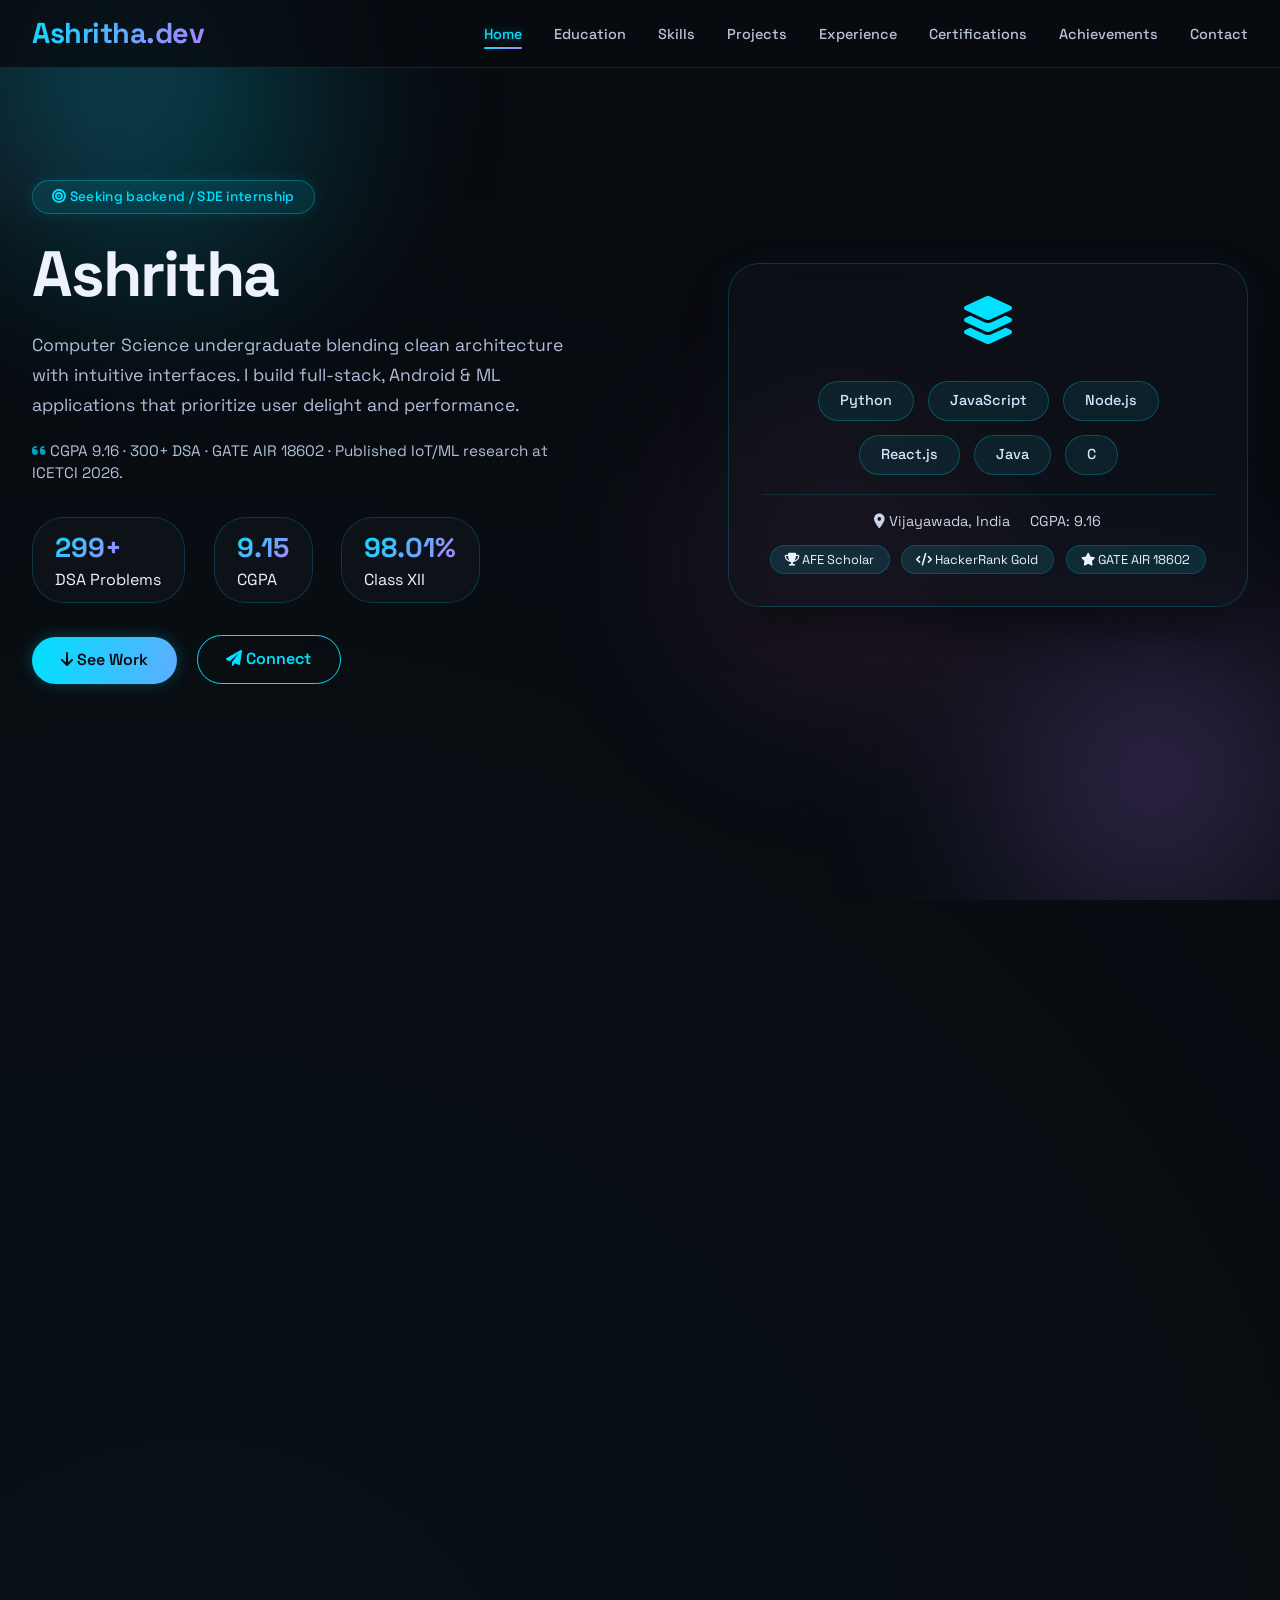
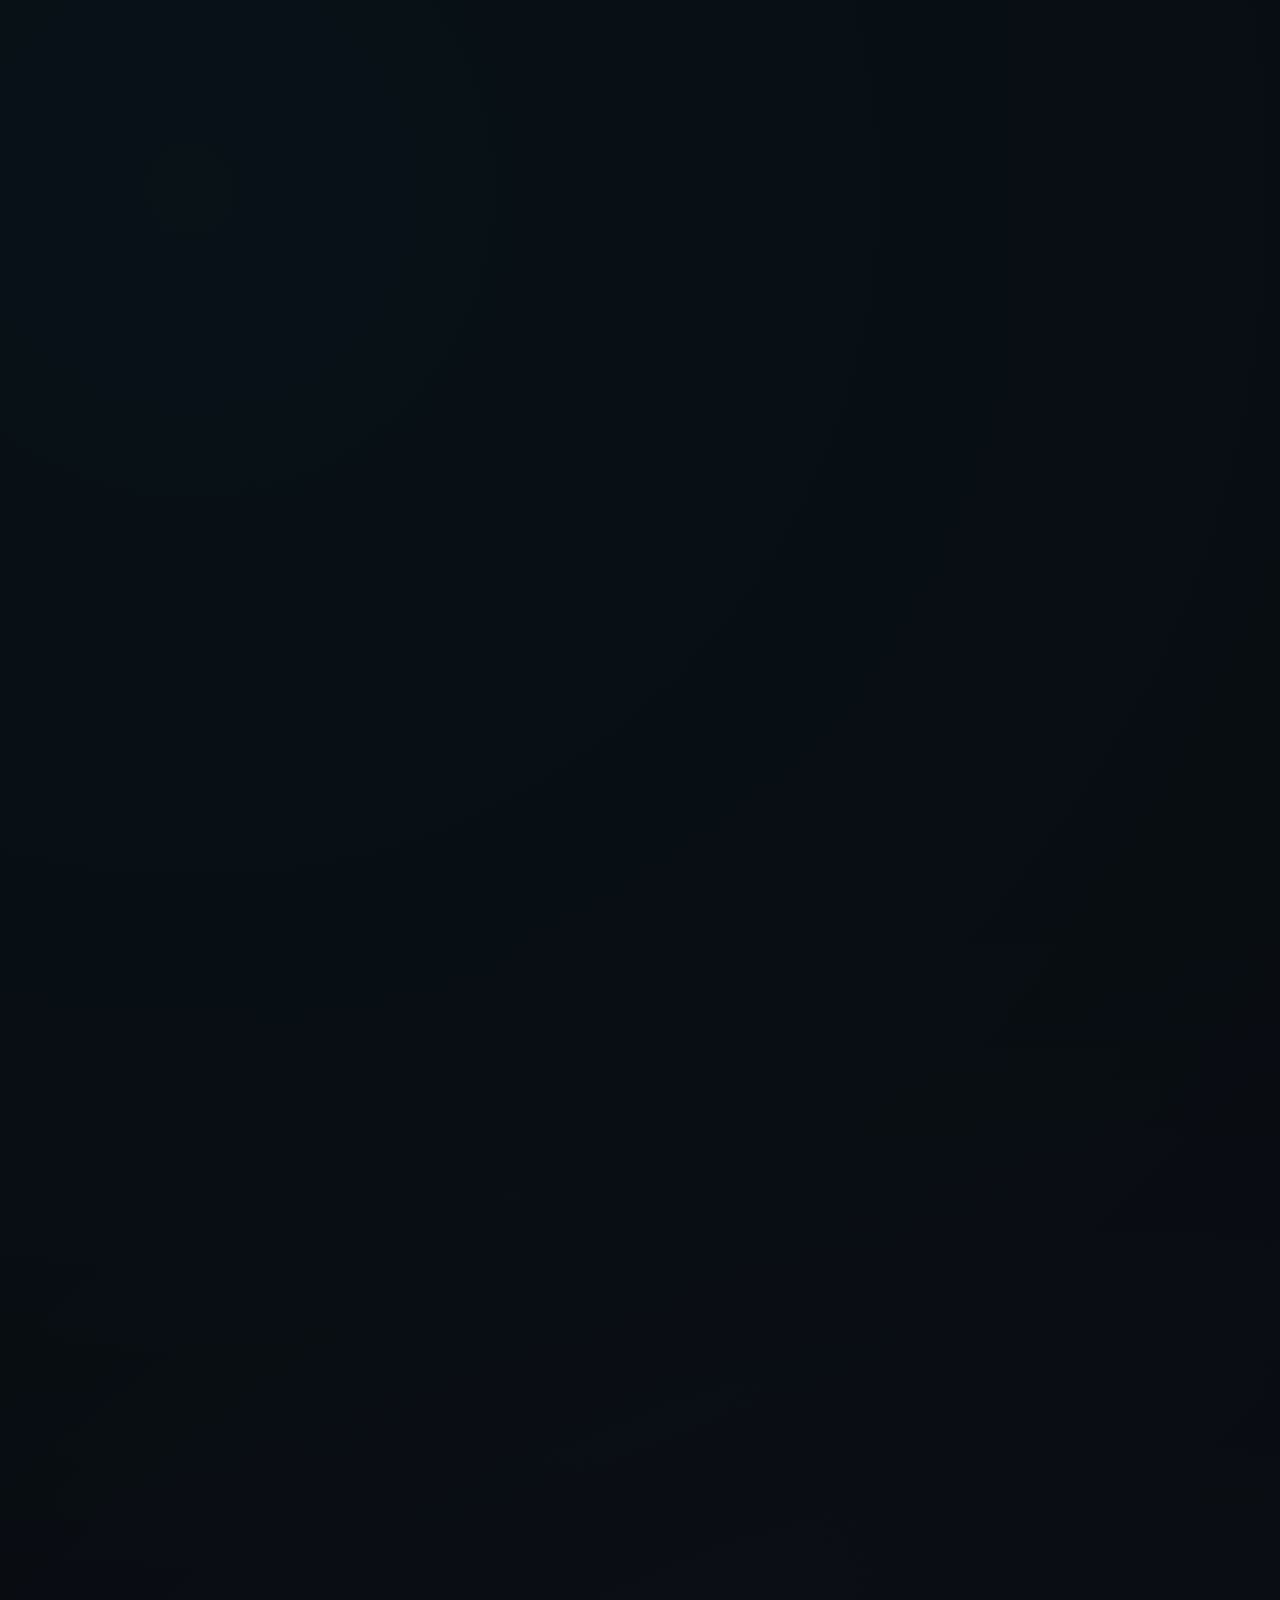
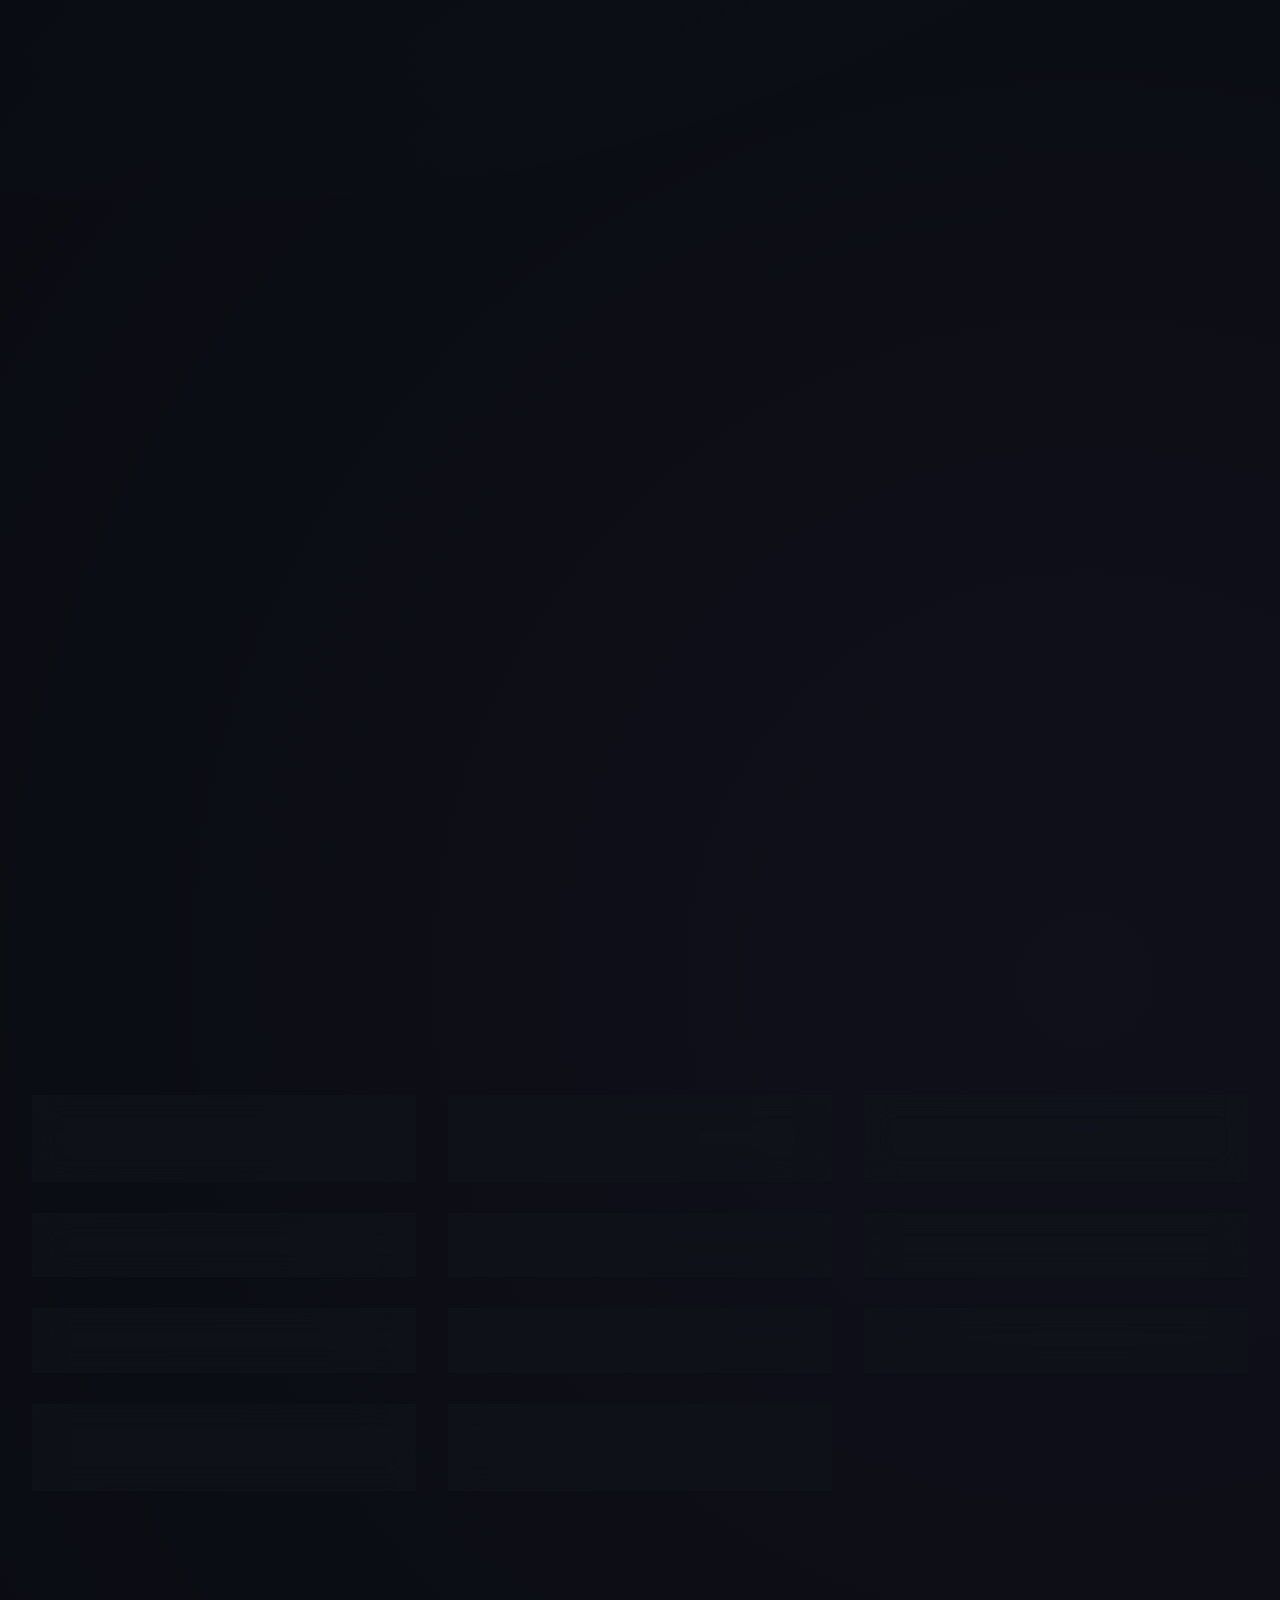
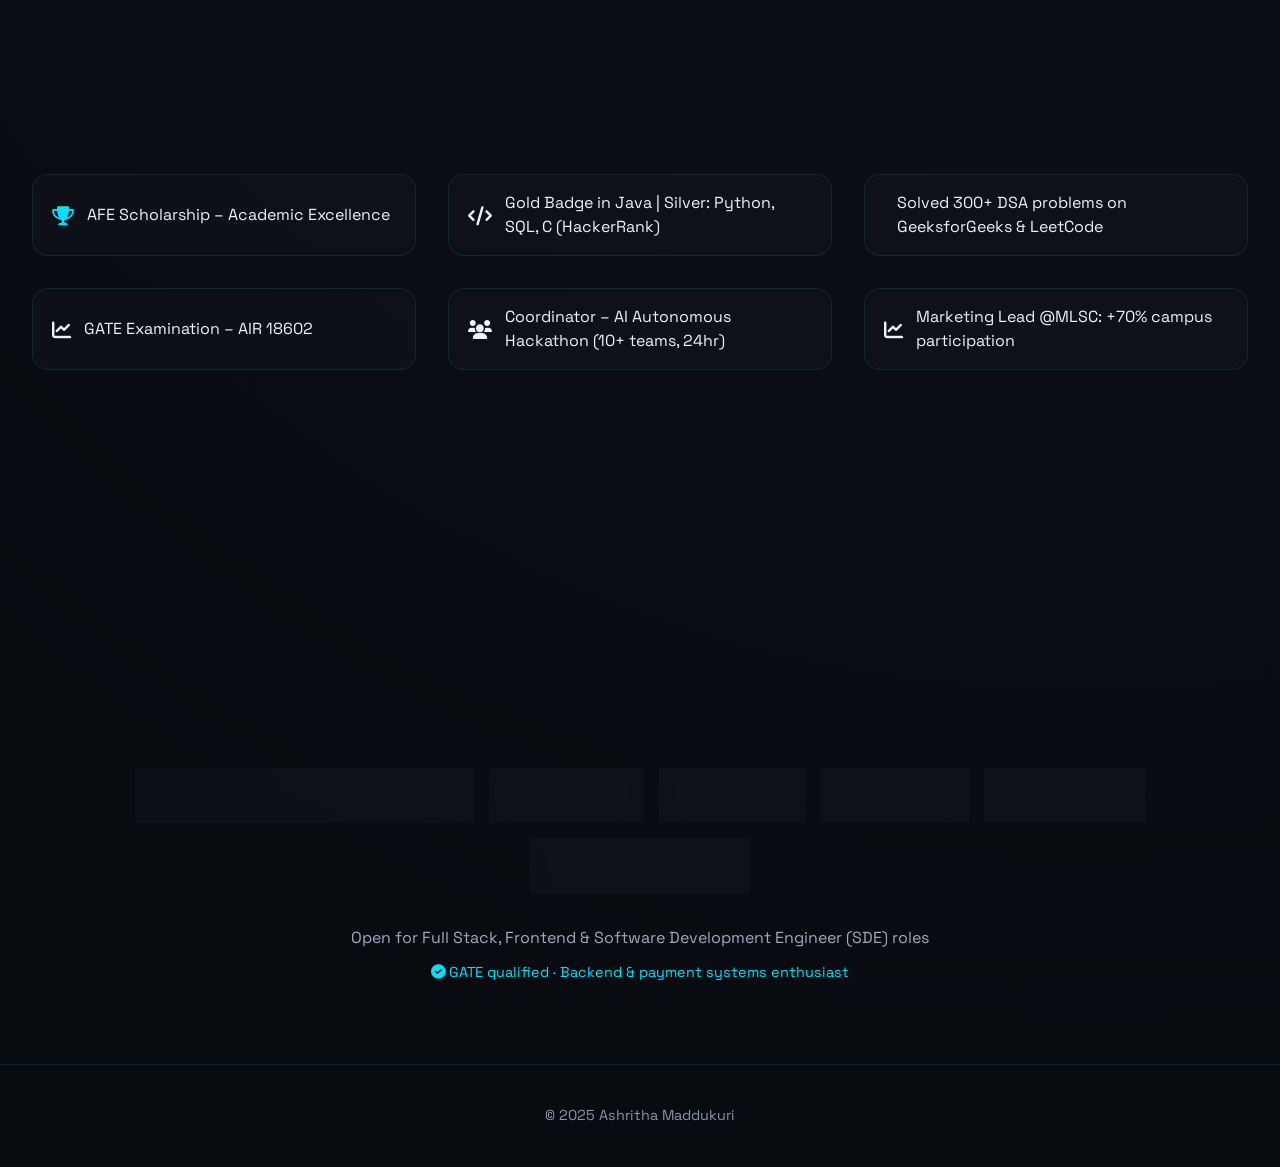
<file: index.html>
<!DOCTYPE html>
<html lang="en">
<head>
  <meta charset="UTF-8">
  <meta name="viewport" content="width=device-width, initial-scale=1.0, user-scalable=yes">
  <title>Ashritha Maddukuri | Portfolio</title>

  <!-- Google Fonts + Font Awesome -->
  <link rel="preconnect" href="https://fonts.googleapis.com">
  <link rel="preconnect" href="https://fonts.gstatic.com" crossorigin>
  <link href="https://fonts.googleapis.com/css2?family=Space+Grotesk:wght@300;400;500;600;700&display=swap" rel="stylesheet">
  <link rel="stylesheet" href="https://cdnjs.cloudflare.com/ajax/libs/font-awesome/6.0.0-beta3/css/all.min.css">

  <!-- AOS animations -->
  <link href="https://unpkg.com/aos@2.3.1/dist/aos.css" rel="stylesheet">

  <!-- Custom Styles -->
  <link rel="stylesheet" href="style.css">
</head>
<body>

<!-- Animated background blobs -->
<div class="bg-blobs">
  <div class="blob blob-1"></div>
  <div class="blob blob-2"></div>
  <div class="blob blob-3"></div>
</div>

<!-- Scroll progress bar -->
<div class="scroll-progress" id="scrollProgress"></div>

<!-- Cursor glow -->
<div class="cursor-glow" id="cursorGlow"></div>

<!-- Navbar -->
<nav class="navbar" id="navbar">
  <div class="container nav-flex">
    <div class="logo">Ashritha.dev</div>
    <ul class="nav-links">
      <li><a href="#home" class="nav-link active">Home</a></li>
      <li><a href="#education" class="nav-link">Education</a></li>
      <li><a href="#skills" class="nav-link">Skills</a></li>
      <li><a href="#projects" class="nav-link">Projects</a></li>
      <li><a href="#experience" class="nav-link">Experience</a></li>
      <li><a href="#certifications" class="nav-link">Certifications</a></li>
      <li><a href="#achievements" class="nav-link">Achievements</a></li>
      <li><a href="#contact" class="nav-link">Contact</a></li>
    </ul>
  </div>
</nav>

<main>
  <!-- HOME Section -->
  <section id="home" class="hero">
    <div class="container hero-grid">
      <div class="hero-content">
        <div class="hero-badge"><i class="fas fa-bullseye"></i> Seeking backend / SDE internship</div>
        <h1>
          <span id="firstName"></span> <span class="gradient-text" id="lastName"></span>
        </h1>
        <p class="hero-desc">Computer Science undergraduate blending clean architecture with intuitive interfaces. I build full-stack, Android & ML applications that prioritize user delight and performance.</p>
        <p class="hero-quote">
          <i class="fas fa-quote-left" style="color: #00e0ff; opacity:0.7;"></i>
          CGPA 9.16 · 300+ DSA · GATE AIR 18602 · Published IoT/ML research at ICETCI 2026.
        </p>
        <div class="hero-stats">
          <div class="stat"><span data-count="300" data-suffix="+">0</span><br>DSA Problems</div>
          <div class="stat"><span data-count="9.16" data-decimal="true">0</span><br>CGPA</div>
          <div class="stat"><span data-count="98.1" data-decimal="true" data-suffix="%">0</span><br>Class XII</div>
        </div>
        <div>
          <a href="#projects" class="btn"><i class="fas fa-arrow-down"></i> See Work</a>
          <a href="#contact" class="btn btn-outline" style="margin-left: 1rem;"><i class="fas fa-paper-plane"></i> Connect</a>
        </div>
      </div>
      <div class="hero-avatar">
        <i class="fas fa-layer-group" style="font-size: 3rem; color:#00e0ff; margin-bottom: 0.8rem;"></i>
        <div class="skillset-front">
          <span class="skill-badge">Python</span>
          <span class="skill-badge">JavaScript</span>
          <span class="skill-badge">Node.js</span>
          <span class="skill-badge">React.js</span>
          <span class="skill-badge">Java</span>
          <span class="skill-badge">C</span>
        </div>
        <div class="info-line">
          <span><i class="fas fa-map-marker-alt"></i> Vijayawada, India</span>
          <span><i class="fas fa-chart-simple"></i> CGPA: 9.16</span>
        </div>
        <div style="margin-top: 0.8rem;">
          <span class="badge-gold"><i class="fas fa-trophy"></i> AFE Scholar</span>
          <span class="badge-gold" style="margin-left: 0.5rem;"><i class="fas fa-code"></i> HackerRank Gold</span>
          <span class="badge-gold" style="margin-left: 0.5rem;"><i class="fas fa-star"></i> GATE AIR 18602</span>
        </div>
      </div>
    </div>
  </section>

  <!-- EDUCATION -->
  <section id="education">
    <div class="container">
      <h2 class="section-title" data-aos="fade-up">🎓 Education</h2>
      <div class="grid-2">
        <div class="glass-card" data-aos="flip-left">
          <i class="fas fa-university" style="font-size: 1.8rem; color:#00e0ff;"></i>
          <h3>B.Tech, Computer Science</h3>
          <p>Velagapudi Ramakrishna Siddhartha Engineering College, Vijayawada<br>2023 – 2027 | CGPA: 9.16/10</p>
          <div class="skill-tag">DSA, OOP, DBMS, OS, ML, Full Stack</div>
        </div>
        <div class="glass-card" data-aos="flip-right">
          <i class="fas fa-chalkboard" style="font-size: 1.8rem; color:#b77cff;"></i>
          <h3>Intermediate, MPC (Class XII)</h3>
          <p>Sri Chaitanya Junior College, Vijayawada<br>2021 – 2023 | 98.1%</p>
          <div class="skill-tag">Academic Excellence in Mathematics & CS</div>
        </div>
      </div>
    </div>
  </section>

  <!-- TECHNICAL SKILLS -->
  <section id="skills">
    <div class="container">
      <h2 class="section-title" data-aos="fade-up">⚡ Technical Skills</h2>
      <div class="skills-showcase">
        <div class="skill-category" data-aos="zoom-in">
          <h3><i class="fas fa-code"></i> Languages</h3>
          <div class="skill-tag-group">
            <span class="skill-tag">C</span>
            <span class="skill-tag">Python</span>
            <span class="skill-tag">Java</span>
            <span class="skill-tag">JavaScript</span>
            <span class="skill-tag">SQL</span>
            <span class="skill-tag">Kotlin</span>
          </div>
        </div>
        <div class="skill-category" data-aos="zoom-in" data-aos-delay="100">
          <h3><i class="fas fa-layer-group"></i> Web & App Development</h3>
          <div class="skill-tag-group">
            <span class="skill-tag">HTML</span>
            <span class="skill-tag">CSS</span>
            <span class="skill-tag">React.js</span>
            <span class="skill-tag">Node.js</span>
            <span class="skill-tag">Express.js</span>
            <span class="skill-tag">RESTful APIs</span>
            <span class="skill-tag">Firebase</span>
            <span class="skill-tag">MongoDB</span>
            <span class="skill-tag">JWT Auth</span>
            <span class="skill-tag">Android (Java/Kotlin)</span>
          </div>
        </div>
        <div class="skill-category" data-aos="zoom-in" data-aos-delay="200">
          <h3><i class="fas fa-tools"></i> Tools & Platforms</h3>
          <div class="skill-tag-group">
            <span class="skill-tag">Git</span>
            <span class="skill-tag">GitHub</span>
            <span class="skill-tag">VS Code</span>
            <span class="skill-tag">Tableau</span>
            <span class="skill-tag">Google Colab</span>
            <span class="skill-tag">Docker (basic)</span>
            <span class="skill-tag">Linux</span>
            <span class="skill-tag">Arduino/ESP32</span>
            <span class="skill-tag">Azure (AZ-900)</span>
          </div>
        </div>
        <div class="skill-category" data-aos="zoom-in" data-aos-delay="300">
          <h3><i class="fas fa-brain"></i> CS Fundamentals & Soft Skills</h3>
          <div class="skill-tag-group">
            <span class="skill-tag">DSA</span>
            <span class="skill-tag">OOP</span>
            <span class="skill-tag">DBMS</span>
            <span class="skill-tag">Operating Systems</span>
            <span class="skill-tag">Computer Networks</span>
            <span class="skill-tag">SDLC</span>
            <span class="skill-tag">Machine Learning</span>
            <span class="skill-tag">scikit-learn</span>
            <span class="skill-tag">pandas</span>
            <span class="skill-tag">Problem-Solving</span>
            <span class="skill-tag">Teamwork</span>
            <span class="skill-tag">Communication</span>
            <span class="skill-tag">Adaptability</span>
            <span class="skill-tag">Time Management</span>
          </div>
        </div>
      </div>
      <div style="margin-top: 1.5rem; text-align: center;" data-aos="fade-up">
        <span class="tech-badge" style="font-size:0.9rem; padding:0.6rem 1.4rem; border-radius: 40px;">
          <i class="fas fa-file-alt"></i> Published at ICETCI 2026 · DOI: 10.1109/ICETCI1772.2026.11710635
        </span>
      </div>
    </div>
  </section>

  <!-- PROJECTS -->
  <section id="projects">
    <div class="container">
      <h2 class="section-title" data-aos="fade-up">✨ Featured Projects</h2>
      <div class="projects-grid">
        <div class="glass-card" data-aos="fade-up">
          <i class="fas fa-heartbeat" style="color:#00e0ff;"></i>
          <h3>ML-Based Smart Health Monitoring & Anomaly Detection</h3>
          <div class="project-tech">
            <span class="tech-badge">IoT</span><span class="tech-badge">Node.js</span>
            <span class="tech-badge">Firebase</span><span class="tech-badge">ML</span>
            <span class="tech-badge">ESP32</span>
          </div>
          <p>End-to-end IoT system (ESP32, pulse oximeter, temp sensor) streaming real-time vitals to Node.js/Firebase dashboard. Random Forest classifier on 2,751 readings, 96% accuracy, 0.96 macro-F1. Deployed with volunteers.</p>
          <div class="insight-metric"><i class="fas fa-chart-line"></i> <strong>Impact:</strong> Real-time dashboard, 500+ events/min, latency reduced by 30%.</div>
          <div class="pub-item"><i class="fas fa-scroll"></i> <strong>Published:</strong> ICETCI 2026 (IEEE Xplore) · DOI: 10.1109/ICETCI1772.2026.11710635</div>
          <a href="https://github.com/ashrithamaddukuri" target="_blank" class="cert-link" style="display:inline-block; margin-top:0.8rem;"><i class="fab fa-github"></i> GitHub Repo</a>
        </div>
        <div class="glass-card" data-aos="fade-up" data-aos-delay="100">
          <i class="fas fa-train" style="color:#00e0ff;"></i>
          <h3>IRCTC Ticket Generator</h3>
          <div class="project-tech"><span class="tech-badge">PHP</span><span class="tech-badge">MySQL</span></div>
          <p>IRCTC-style booking app with normalized MySQL schema, automated ticket generation. Handles 100+ requests, PDF under 3s, reduced manual work by 70%.</p>
          <div class="insight-metric"><strong>UX Win:</strong> Booking time from 8 min → under 2 min.</div>
          <a href="https://github.com/ashrithamaddukuri/irctc" target="_blank" class="cert-link"><i class="fab fa-github"></i> GitHub Repo</a>
        </div>
        <div class="glass-card" data-aos="fade-up" data-aos-delay="200">
          <i class="fas fa-building" style="color:#00e0ff;"></i>
          <h3>Convention Hall Booking System</h3>
          <div class="project-tech"><span class="tech-badge">Java OOP</span></div>
          <p>Manages 50+ hall slots, real-time availability. Encapsulation, inheritance, interfaces. Time-slot overlap detection prevents double-booking, with cancellation & cost calculation.</p>
          <div class="insight-metric"><i class="fas fa-check-circle"></i> 0 double-booking conflicts.</div>
          <a href="https://github.com/ashrithamaddukuri/Convention-Hall-Booking" target="_blank" class="cert-link"><i class="fab fa-github"></i> GitHub Repo</a>
        </div>
      </div>
    </div>
  </section>

  <!-- EXPERIENCE -->
  <section id="experience">
    <div class="container">
      <h2 class="section-title" data-aos="fade-up">💼 Experience</h2>
      <div class="grid-2">
        <div class="glass-card" data-aos="fade-up">
          <i class="fas fa-code-branch" style="font-size:1.8rem; color:#00e0ff;"></i>
          <h3>MERN Full Stack Development Intern (Virtual) | EduSkills Academy</h3>
          <p><i class="far fa-calendar-alt"></i> Aug – Oct 2026</p>
          <ul class="exp-list">
            <li>Built RESTful APIs with Node.js/Express, MongoDB/Mongoose for data modeling.</li>
            <li>Implemented JWT auth & authorization to secure API routes and manage user access.</li>
            <li>Developed React front-end with Hooks, Context API, Redux Toolkit, React Router, Tailwind CSS, integrated with Node backend.</li>
            <li>Completed capstone e-commerce platform (user management + product catalog) and Chat Log Analyzer project.</li>
          </ul>
        </div>
        <div class="glass-card" data-aos="fade-up" data-aos-delay="100">
          <i class="fab fa-android" style="font-size:1.8rem; color:#00e0ff;"></i>
          <h3>Android Developer Intern (Remote) | AICTE</h3>
          <p><i class="far fa-calendar-alt"></i> Jan 2025 – Mar 2025</p>
          <ul class="exp-list">
            <li>Engineered 3+ Android apps, improving UI responsiveness by 25%.</li>
            <li>Integrated 4+ REST APIs, cutting response handling by 20%.</li>
            <li>Reduced bug backlog by 40% with agile sprints.</li>
          </ul>
        </div>
        <div class="glass-card" data-aos="fade-up" data-aos-delay="200">
          <i class="fas fa-chart-line" style="color:#00e0ff;"></i>
          <h3>Data Analytics Virtual Simulation | Deloitte Australia (Forage)</h3>
          <p><i class="far fa-calendar-alt"></i> Apr – May 2025</p>
          <ul class="exp-list">
            <li>Analyzed 10k+ records → improved data accuracy by 30%.</li>
            <li>Built 2 Tableau dashboards tracking 8+ KPIs.</li>
          </ul>
        </div>
      </div>
    </div>
  </section>

  <!-- CERTIFICATIONS -->
  <section id="certifications">
    <div class="container">
      <h2 class="section-title" data-aos="fade-up">📜 Certifications</h2>
      <div class="cert-grid">
        <div class="glass-card"><i class="fab fa-microsoft"></i> <span class="cert-link" style="cursor:default;">Microsoft Certified: Azure Fundamentals (AZ-900)</span></div>
        <div class="glass-card"><i class="fab fa-cisco"></i> <a href="https://drive.google.com/file/d/1cux56M8vK3Ed0KPKzodGJx5-1vtwLe_L/view?usp=sharing" target="_blank" class="cert-link">CCNA: Introduction to Networks</a></div>
        <div class="glass-card"><i class="fab fa-linux"></i> <a href="https://drive.google.com/file/d/182wIllH8eKU681UnJC0v58eo0q_gf_Hg/view?usp=sharing" target="_blank" class="cert-link">Linux Essentials</a></div>
        <div class="glass-card"><i class="fas fa-shield-alt"></i> <a href="https://drive.google.com/file/d/1Onz12FcNviNBZjSh_r6OtpX2hTOw5vuJ/view?usp=sharing" target="_blank" class="cert-link">Intro to Cyber Security</a></div>
        <div class="glass-card"><i class="fas fa-code"></i> <a href="https://drive.google.com/file/d/1_LduMt4vb8XPFWUF4CDk26pxId1ZDrlK/view?usp=sharing" target="_blank" class="cert-link">Programming Essentials in C</a></div>
        <div class="glass-card"><i class="fab fa-python"></i> <a href="https://drive.google.com/file/d/1gAw0ALKqw9EWN9I5bQbgC_yR_g8IcOg9/view?usp=sharing" target="_blank" class="cert-link">Programming Essentials in Python</a></div>
        <div class="glass-card"><i class="fas fa-database"></i> <a href="https://drive.google.com/file/d/16eYGhNRJbqCNzKxlcBDO2dt0oejz2bys/view?usp=sharing" target="_blank" class="cert-link">SQL and Relational Databases</a></div>
        <div class="glass-card"><i class="fas fa-chart-line"></i> <a href="https://drive.google.com/file/d/12SZnA_cimBv3Rm9PrsVEuKr-DEaYTZL-/view?usp=sharing" target="_blank" class="cert-link">Python for Data Science</a></div>
        <div class="glass-card"><i class="fas fa-robot"></i> <a href="https://drive.google.com/file/d/13PXWdGgj7sInyUoCfp0jo8LF_c2y5YtY/view?usp=sharing" target="_blank" class="cert-link">Generative AI Certification</a></div>
        <div class="glass-card"><i class="fab fa-ibm"></i> <span class="cert-link" style="cursor:default;">IBM: SQL and Relational Databases (completed)</span></div>
        <div class="glass-card"><i class="fab fa-ibm"></i> <span class="cert-link" style="cursor:default;">IBM: Python for Data Science (completed)</span></div>
      </div>
    </div>
  </section>

  <!-- ACHIEVEMENTS -->
  <section id="achievements">
    <div class="container">
      <h2 class="section-title" data-aos="fade-up">🏆 Achievements & Leadership</h2>
      <div class="grid-2" id="achievementsGrid">
        <div class="achi-item"><i class="fas fa-trophy" style="color:#00e0ff;"></i> AFE Scholarship – Academic Excellence</div>
        <div class="achi-item"><i class="fas fa-code"></i> Gold Badge in Java | Silver: Python, SQL, C (HackerRank)</div>
        <div class="achi-item"><i class="fas fa-chart-simple"></i> Solved 300+ DSA problems on GeeksforGeeks & LeetCode</div>
        <div class="achi-item"><i class="fas fa-chart-line"></i> GATE Examination – AIR 18602</div>
        <div class="achi-item"><i class="fas fa-users"></i> Coordinator – AI Autonomous Hackathon (10+ teams, 24hr)</div>
        <div class="achi-item"><i class="fas fa-chart-line"></i> Marketing Lead @MLSC: +70% campus participation</div>
        <div class="achi-item"><i class="fas fa-hand-holding-heart"></i> NSS Volunteer – Community initiatives</div>
        <div class="achi-item"><i class="fas fa-scroll"></i> Published at ICETCI 2026 (IEEE Xplore) – Smart Health Monitoring</div>
      </div>
    </div>
  </section>

  <!-- CONTACT -->
  <section id="contact">
    <div class="container">
      <h2 class="section-title" data-aos="fade-up">📫 Let's Collaborate</h2>
      <div class="contact-buttons">
        <a href="mailto:maddukuriasritha10@gmail.com" class="contact-btn"><i class="fas fa-envelope"></i> maddukuriasritha10@gmail.com</a>
        <a href="https://www.linkedin.com/in/ashritha-maddukuri-b651852a3" class="contact-btn"><i class="fab fa-linkedin"></i> LinkedIn</a>
        <a href="https://github.com/ashrithamaddukuri" class="contact-btn"><i class="fab fa-github"></i> GitHub</a>
        <a href="https://leetcode.com/u/Ashritha_Maddukuri/" class="contact-btn"><i class="fab fa-leetcode"></i> LeetCode</a>
        <a href="#" class="contact-btn"><i class="fas fa-globe"></i> Portfolio</a>
        <a href="#" class="contact-btn"><i class="fas fa-phone-alt"></i> +91 9618587045</a>
      </div>
      <p class="contact-note">Open for Full Stack, Frontend & Software Development Engineer (SDE) roles</p>
      <p class="contact-note accent"><i class="fas fa-check-circle"></i> GATE qualified · Backend & payment systems enthusiast</p>
    </div>
  </section>
</main>

<footer>
  <p>© 2025 Ashritha Maddukuri</p>
</footer>

<!-- AOS library -->
<script src="https://unpkg.com/aos@2.3.1/dist/aos.js"></script>
<!-- Custom Script -->
<script src="script.js"></script>
</body>
</html>
</file>
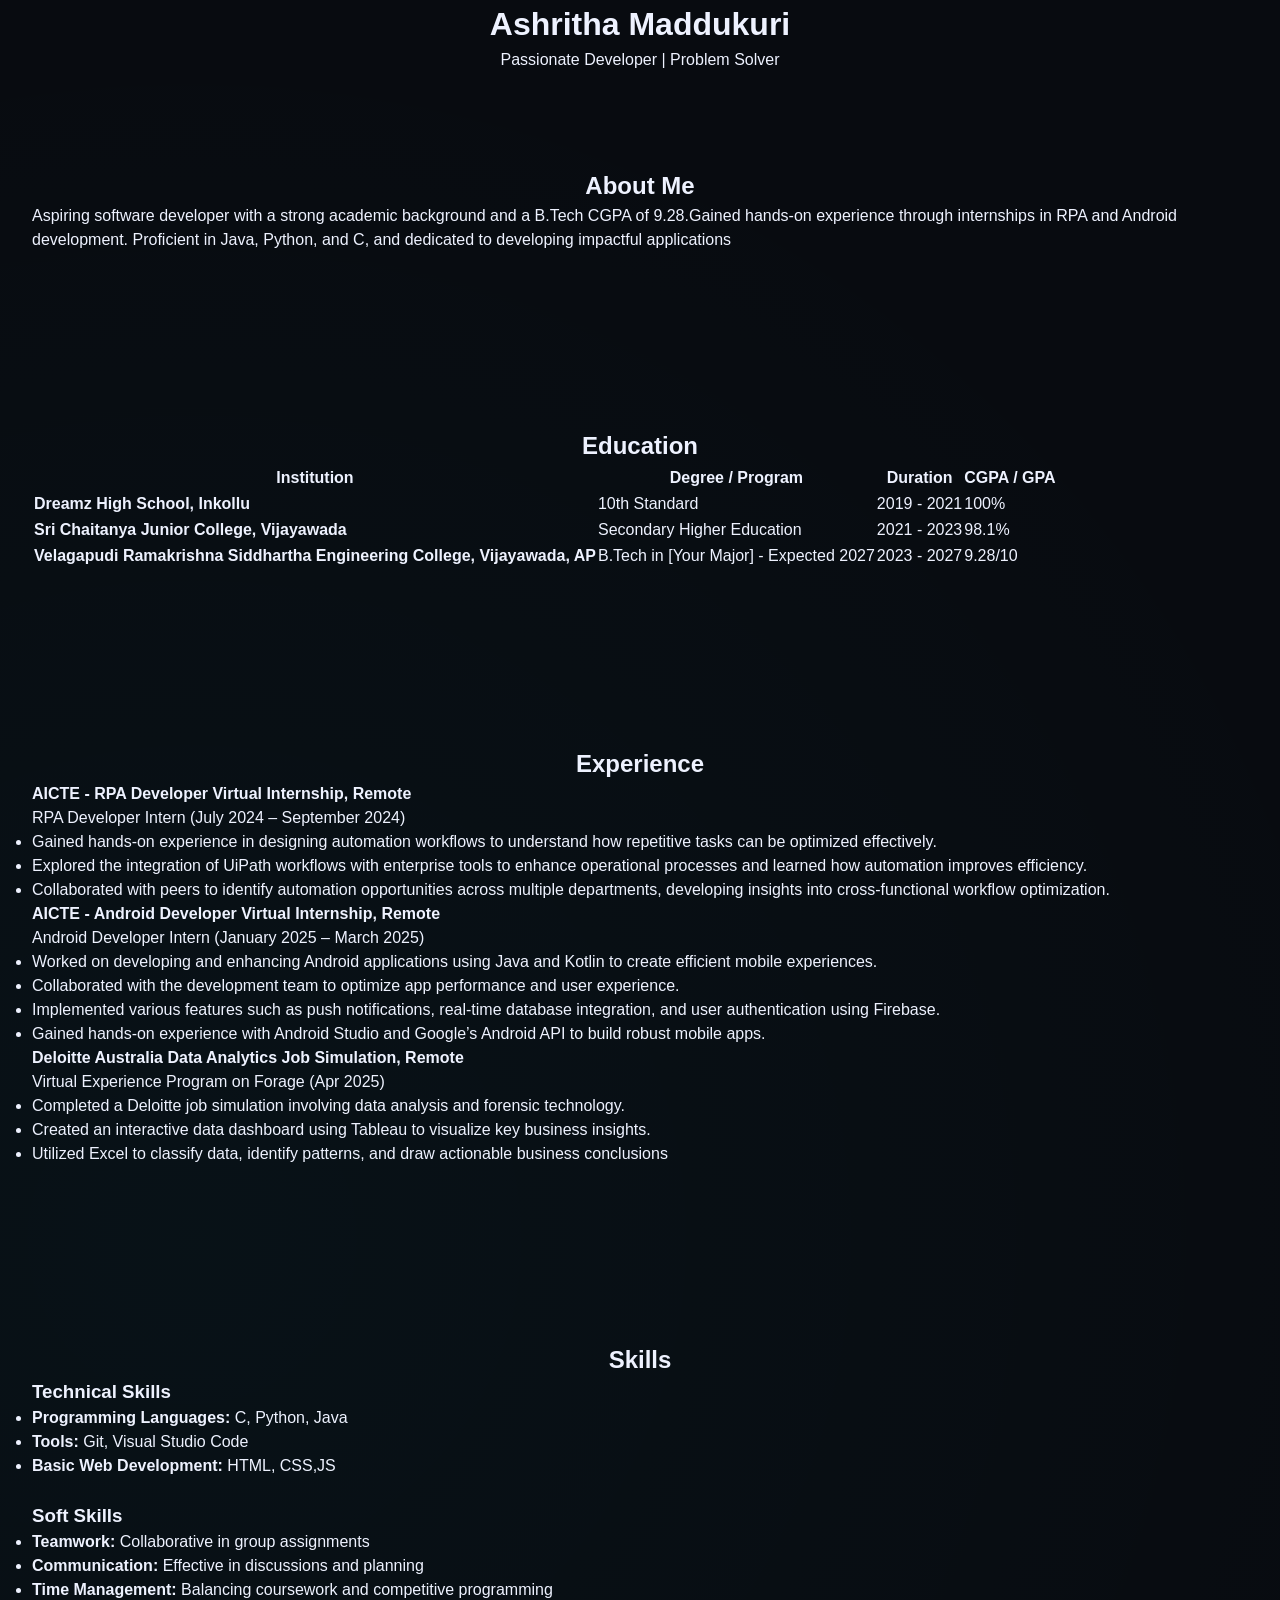
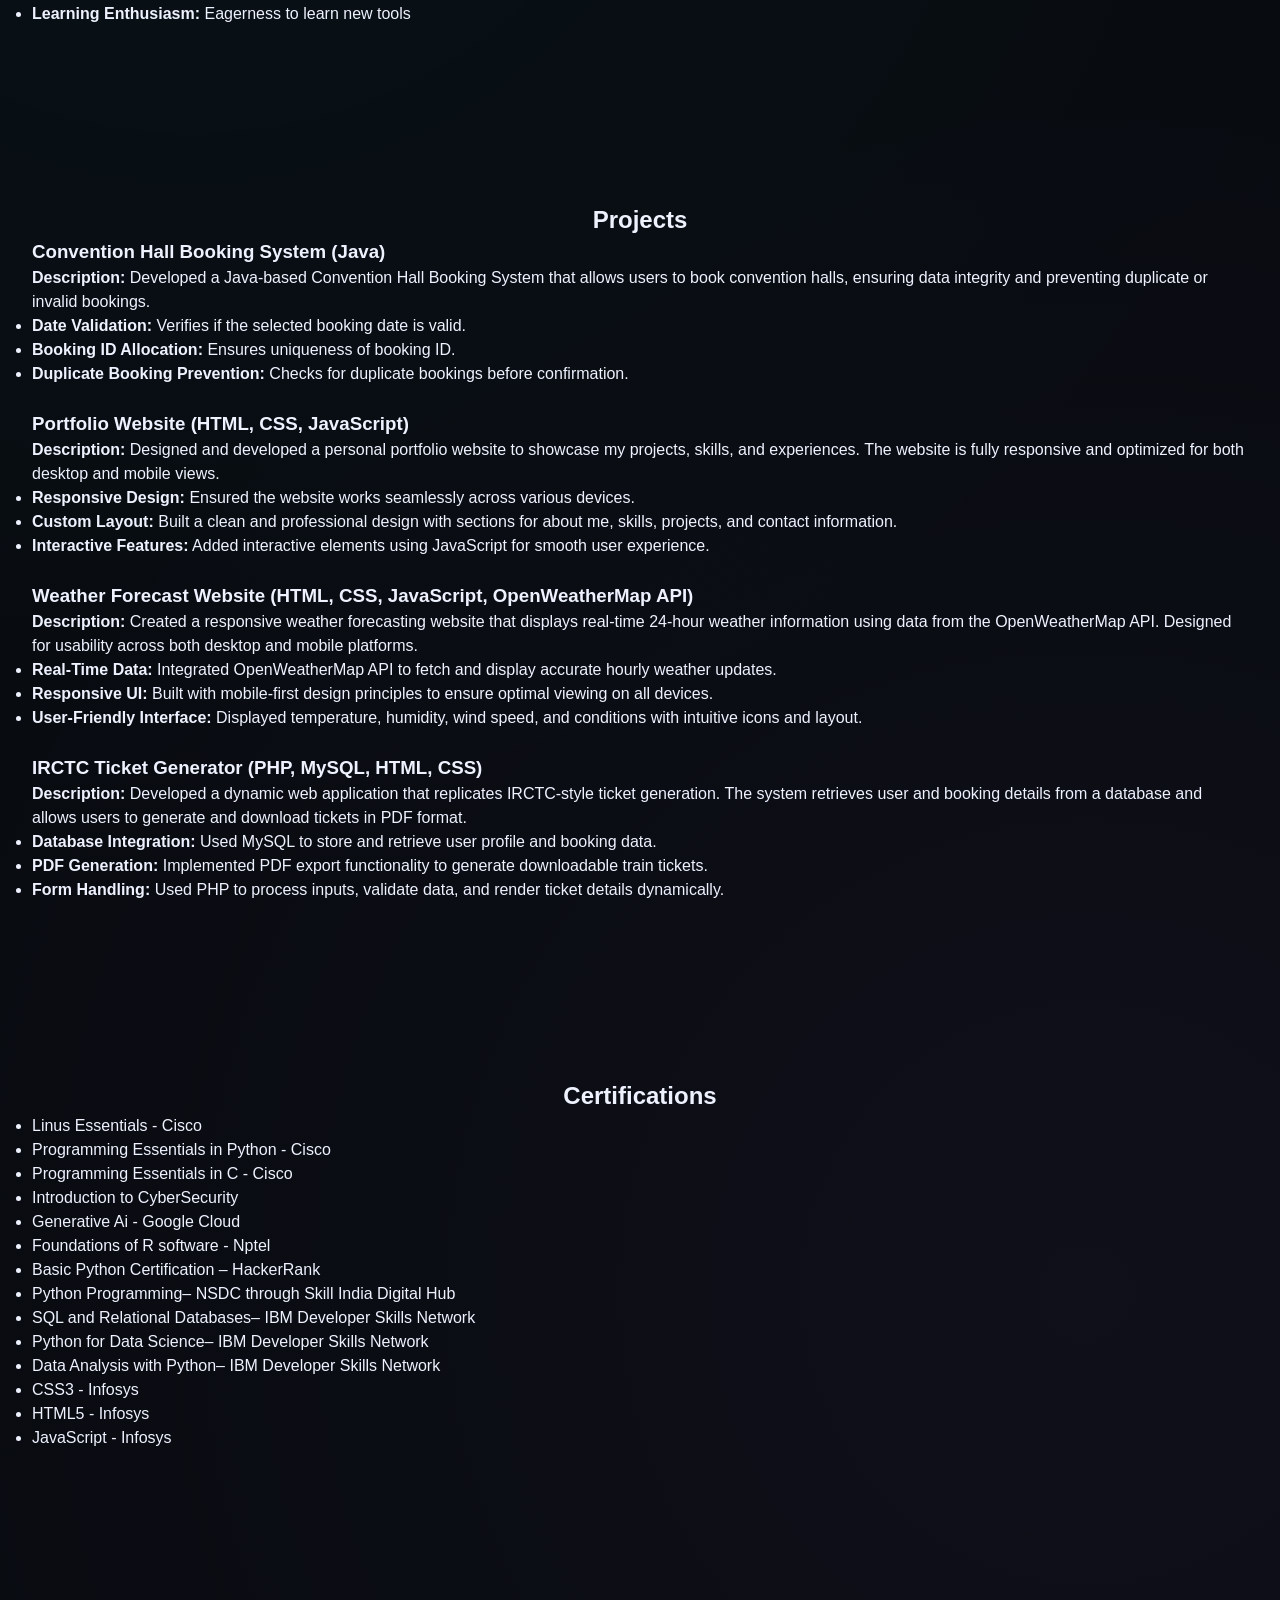
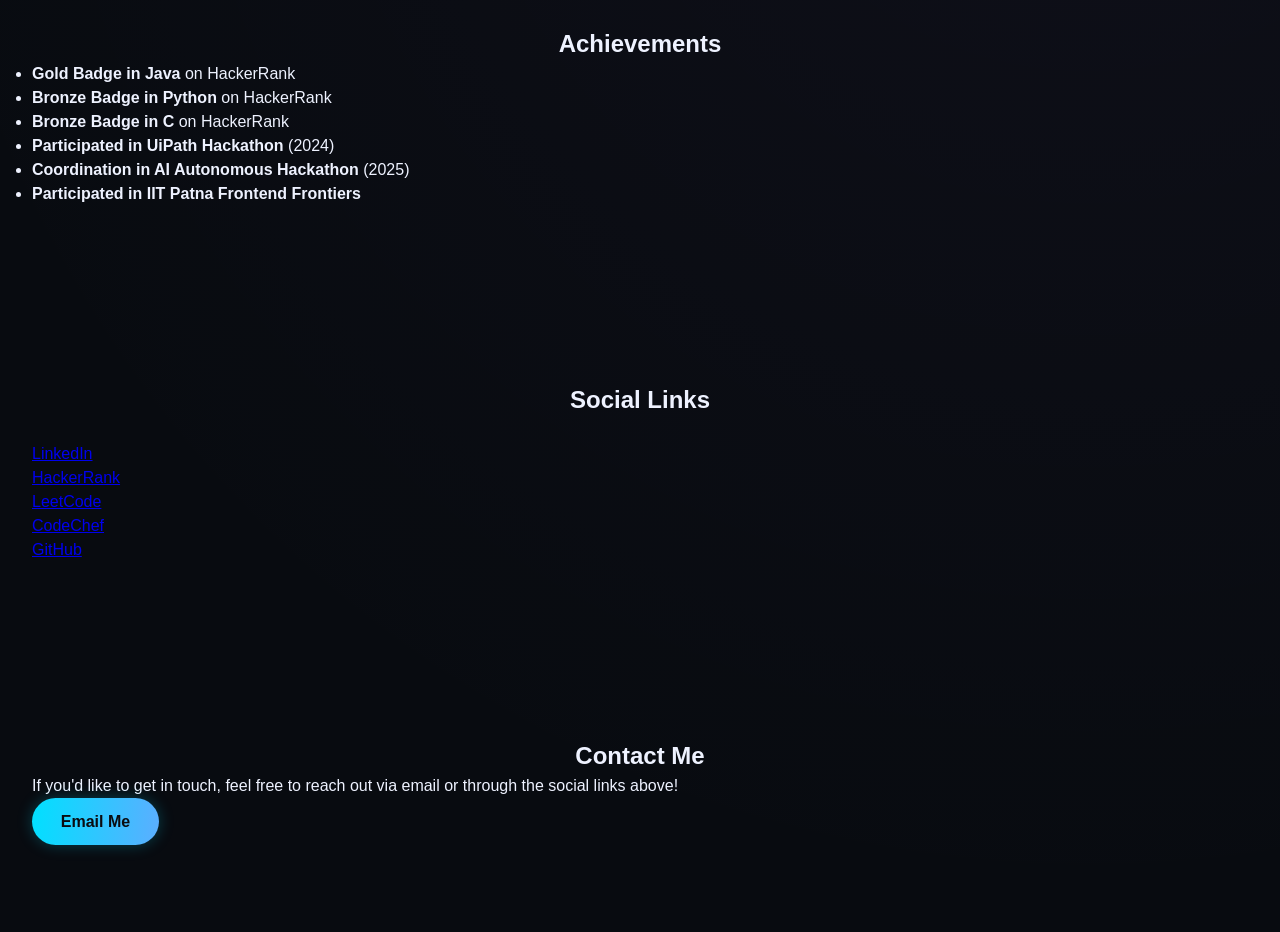
<file: Ashritha Maddukuri.html>
<!DOCTYPE html>
<html lang="en">
<head>
    <meta charset="UTF-8">
    <meta name="viewport" content="width=device-width, initial-scale=1.0">
    <title>Ashritha Maddukuri | Portfolio</title>
    <link rel="stylesheet" href="style.css">    </head>
<body>

    <div class="container">
        <center>
            <h1>Ashritha Maddukuri</h1>
            <p>Passionate Developer | Problem Solver</p>
        </center>
	<section>
        <center><h2>About Me</h2></center>
        <p> Aspiring software developer with a strong academic background and a B.Tech CGPA of 9.28.Gained hands-on experience through internships in RPA and Android development. Proficient in Java, Python, and C, and dedicated to developing impactful applications</p>
	</section>
	<section>
        <center><h2>Education</h2></center>
        <table>
            <thead>
                <tr>
                    <th>Institution</th>
                    <th>Degree / Program</th>
                    <th>Duration</th>
                    <th>CGPA / GPA</th>
                </tr>
            </thead>
            <tbody>
		<tr>
                    <td><strong>Dreamz High School, Inkollu</strong></td>
                    <td>10th Standard</td>
                    <td>2019 - 2021</td>
                    <td>100%</td>
                </tr>
		<tr>
                    <td><strong>Sri Chaitanya Junior College, Vijayawada</strong></td>
                    <td>Secondary Higher Education</td>
                    <td>2021 - 2023</td>
                    <td>98.1%</td>
                </tr>
                <tr>
                    <td><strong>Velagapudi Ramakrishna Siddhartha Engineering College, Vijayawada, AP</strong></td>
                    <td>B.Tech in [Your Major] - Expected 2027</td>
                    <td>2023 - 2027</td>
                    <td>9.28/10 </td>
                </tr>
            </tbody>
        </table>
	</section>
	<section>
        <center><h2>Experience</h2></center>
        <p><strong>AICTE - RPA Developer Virtual Internship, Remote</strong><br>
        RPA Developer Intern (July 2024 – September 2024)</p>
        <ul>
            <li>Gained hands-on experience in designing automation workflows to understand how repetitive tasks can be optimized effectively.</li>
            <li>Explored the integration of UiPath workflows with enterprise tools to enhance operational processes and learned how automation improves efficiency.</li>
            <li>Collaborated with peers to identify automation opportunities across multiple departments, developing insights into cross-functional workflow optimization.</li>
        </ul>
	<p><strong>AICTE - Android Developer Virtual Internship, Remote</strong><br>
        Android Developer Intern (January 2025 – March 2025)</p>
        <ul>
            <li>Worked on developing and enhancing Android applications using Java and Kotlin to create efficient mobile experiences.</li>
            <li>Collaborated with the development team to optimize app performance and user experience.</li>
            <li>Implemented various features such as push notifications, real-time database integration, and user authentication using Firebase.</li>
            <li>Gained hands-on experience with Android Studio and Google’s Android API to build robust mobile apps.</li>
        </ul>
	
	<p><strong>Deloitte Australia Data Analytics Job Simulation, Remote</Strong><br>
Virtual Experience Program on Forage	(Apr 2025)
<ul>
	<li> Completed a Deloitte job simulation involving data analysis and forensic technology.</li>
 <li>Created an interactive data dashboard using Tableau to visualize key business insights.</li>
 <li>Utilized Excel to classify data, identify patterns, and draw actionable business conclusions</li>
</ul>
	</section>
	<section>
        <center><h2>Skills</h2></center>
        
        <h3>Technical Skills</h3>
        <ul>
            <li><strong>Programming Languages:</strong> C, Python, Java</li>
            <li><strong>Tools:</strong> Git, Visual Studio Code</li>
            <li><strong>Basic Web Development:</strong> HTML, CSS,JS</li>
        </ul>
<br>
        <h3>Soft Skills</h3>
        <ul>
            <li><strong>Teamwork:</strong> Collaborative in group assignments</li>
            <li><strong>Communication:</strong> Effective in discussions and planning</li>
            <li><strong>Time Management:</strong> Balancing coursework and competitive programming</li>
            <li><strong>Learning Enthusiasm:</strong> Eagerness to learn new tools</li>
        </ul>
	</section>
	<section>
        <center><h2>Projects</h2></center>
        <h3>Convention Hall Booking System (Java)</h3>
        <p><strong>Description:</strong> Developed a Java-based Convention Hall Booking System that allows users to book convention halls, ensuring data integrity and preventing duplicate or invalid bookings.</p>
        <ul>
            <li><strong>Date Validation:</strong> Verifies if the selected booking date is valid.</li>
            <li><strong>Booking ID Allocation:</strong> Ensures uniqueness of booking ID.</li>
            <li><strong>Duplicate Booking Prevention:</strong> Checks for duplicate bookings before confirmation.</li>
        </ul><br>
	<h3>Portfolio Website (HTML, CSS, JavaScript)</h3>
        <p><strong>Description:</strong> Designed and developed a personal portfolio website to showcase my projects, skills, and experiences. The website is fully responsive and optimized for both desktop and mobile views.</p>
        <ul>
            <li><strong>Responsive Design:</strong> Ensured the website works seamlessly across various devices.</li>
            <li><strong>Custom Layout:</strong> Built a clean and professional design with sections for about me, skills, projects, and contact information.</li>
            <li><strong>Interactive Features:</strong> Added interactive elements using JavaScript for smooth user experience.</li>
        </ul>
<br>
	<h3>Weather Forecast Website (HTML, CSS, JavaScript, OpenWeatherMap API)</h3>
<p><strong>Description:</strong> Created a responsive weather forecasting website that displays real-time 24-hour weather information using data from the OpenWeatherMap API. Designed for usability across both desktop and mobile platforms.</p> 
<ul> 
<li><strong>Real-Time Data:</strong> Integrated OpenWeatherMap API to fetch and display accurate hourly weather updates.</li> 
<li><strong>Responsive UI:</strong> Built with mobile-first design principles to ensure optimal viewing on all devices.</li> 
<li><strong>User-Friendly Interface:</strong> Displayed temperature, humidity, wind speed, and conditions with intuitive icons and layout.</li> 
</ul>

<br>
<h3>IRCTC Ticket Generator (PHP, MySQL, HTML, CSS)</h3>
<p><strong>Description:</strong> Developed a dynamic web application that replicates IRCTC-style ticket generation. The system retrieves user and booking details from a database and allows users to generate and download tickets in PDF format.</p> 
<ul> 
<li><strong>Database Integration:</strong> Used MySQL to store and retrieve user profile and booking data.</li> 
<li><strong>PDF Generation:</strong> Implemented PDF export functionality to generate downloadable train tickets.</li> 
<li><strong>Form Handling:</strong> Used PHP to process inputs, validate data, and render ticket details dynamically.</li> 
</ul>
	</section>

	<section>
	<center><h2>Certifications</h2></center>
	<ul>
	   <li>Linus Essentials - Cisco</li>
	<li>Programming Essentials in Python - Cisco</li>
	<li>Programming Essentials in C - Cisco</li>
	<li>Introduction to CyberSecurity</li>
	<li>Generative Ai - Google Cloud</li>
	<li>Foundations of R software - Nptel</li>
	<li> Basic Python Certification – HackerRank</li>
	 <li>Python Programming– NSDC through Skill India Digital Hub</li>
 	<li>SQL and Relational Databases– IBM Developer Skills Network</li>
 	<li>Python for Data Science– IBM Developer Skills Network</li>
	<li>Data Analysis with Python– IBM Developer Skills Network</li>
	<li>CSS3 - Infosys</li>
	<li>HTML5 - Infosys</li>
	<li>JavaScript - Infosys</li>
	</ul>
	</section>
	<section>
	<center><h2>Achievements</h2></center>
        <ul>
            <li><strong>Gold Badge in Java</strong> on HackerRank</li>
            <li><strong>Bronze Badge in Python</strong> on HackerRank</li>
            <li><strong>Bronze Badge in C</strong> on HackerRank</li>
            <li><strong>Participated in UiPath Hackathon</strong> (2024)</li>
            <li><strong>Coordination in AI Autonomous Hackathon</strong> (2025)
</li>
	    <li><strong>Participated in IIT Patna Frontend Frontiers</strong></li>
        </ul>
	</section>
	<section>
        <center><h2>Social Links</h2></center>
	<br>
        <a href="https://www.linkedin.com/in/ashritha-maddukuri-b651852a3" target="_blank">LinkedIn</a><br>
        <a href="https://www.hackerrank.com/profile/maddukuriasrith1" target="_blank">HackerRank</a><br>
        <a href="https://leetcode.com/u/Ashritha_Maddukuri/" target="_blank">LeetCode</a><br>
        <a href="https://www.codechef.com/users/ashritha_2005" target="_blank">CodeChef</a><br>
        <a href="https://github.com/ashrithamaddukuri" target="_blank">GitHub</a><br>
	</section>
	<section>
        <center><h2>Contact Me</h2></center>
        <p>If you'd like to get in touch, feel free to reach out via email or through the social links above!</p>
        <a href="mailto:maddukuriasritha10@gmail.com" class="btn">Email Me</a>
	</section>
    </div>

</body>
</html>
</file>
<file: style.css>
/* ==================== RESET ==================== */
* {
  margin: 0;
  padding: 0;
  box-sizing: border-box;
}

/* ==================== ROOT VARIABLES ==================== */
:root {
  --bg-primary: #080b10;
  --bg-card: rgba(17, 21, 28, 0.75);
  --border-glow: rgba(0, 255, 255, 0.25);
  --accent-cyan: #00e0ff;
  --accent-purple: #b77cff;
  --accent-pink: #ff6ec7;
  --text-primary: #f0f3fa;
  --text-secondary: #a8b2c9;
  --shadow-glow: 0 0 25px rgba(0, 224, 255, 0.15);
}

/* ==================== BASE ==================== */
body {
  font-family: 'Space Grotesk', sans-serif;
  background: #080b10;
  background-image:
    radial-gradient(circle at 15% 30%, rgba(0, 224, 255, 0.03) 0%, transparent 40%),
    radial-gradient(circle at 85% 70%, rgba(183, 124, 255, 0.04) 0%, transparent 40%);
  color: #eef2ff;
  scroll-behavior: smooth;
  overflow-x: hidden;
  line-height: 1.5;
}

/* ==================== SCROLLBAR ==================== */
::-webkit-scrollbar { width: 6px; }
::-webkit-scrollbar-track { background: #0e1219; }
::-webkit-scrollbar-thumb {
  background: linear-gradient(180deg, #00e0ff, #b77cff);
  border-radius: 10px;
  border: 1px solid rgba(255, 255, 255, 0.1);
}

/* ==================== ANIMATED BACKGROUND BLOBS ==================== */
.bg-blobs {
  position: fixed;
  top: 0;
  left: 0;
  width: 100%;
  height: 100%;
  z-index: 0;
  pointer-events: none;
  overflow: hidden;
}
.blob {
  position: absolute;
  border-radius: 50%;
  filter: blur(90px);
  opacity: 0.35;
  animation: blobFloat 20s infinite ease-in-out;
}
.blob-1 {
  width: 500px;
  height: 500px;
  background: radial-gradient(circle, #00e0ff 0%, transparent 70%);
  top: -150px;
  left: -100px;
  animation-delay: 0s;
}
.blob-2 {
  width: 450px;
  height: 450px;
  background: radial-gradient(circle, #b77cff 0%, transparent 70%);
  bottom: -100px;
  right: -100px;
  animation-delay: -7s;
}
.blob-3 {
  width: 400px;
  height: 400px;
  background: radial-gradient(circle, #ff6ec7 0%, transparent 70%);
  top: 40%;
  left: 50%;
  animation-delay: -14s;
  opacity: 0.2;
}
@keyframes blobFloat {
  0%, 100% { transform: translate(0, 0) scale(1); }
  33% { transform: translate(60px, -80px) scale(1.15); }
  66% { transform: translate(-50px, 60px) scale(0.9); }
}

/* ==================== CURSOR GLOW ==================== */
.cursor-glow {
  width: 500px;
  height: 500px;
  background: radial-gradient(circle, rgba(0, 224, 255, 0.06) 0%, rgba(183, 124, 255, 0.03) 50%, transparent 70%);
  position: fixed;
  pointer-events: none;
  z-index: 999;
  border-radius: 50%;
  transform: translate(-50%, -50%);
  transition: transform 0.1s ease;
  mix-blend-mode: screen;
}

/* ==================== SCROLL PROGRESS BAR ==================== */
.scroll-progress {
  position: fixed;
  top: 0;
  left: 0;
  height: 3px;
  width: 0%;
  background: linear-gradient(90deg, #00e0ff, #b77cff, #ff6ec7);
  z-index: 1001;
  transition: width 0.1s ease-out;
  box-shadow: 0 0 10px rgba(0, 224, 255, 0.6);
}

/* ==================== CONTAINER ==================== */
.container {
  max-width: 1280px;
  margin: 0 auto;
  padding: 0 2rem;
  position: relative;
  z-index: 2;
}

/* ==================== NAVBAR ==================== */
.navbar {
  position: fixed;
  top: 0;
  width: 100%;
  background: rgba(8, 11, 16, 0.8);
  backdrop-filter: blur(20px);
  border-bottom: 1px solid rgba(0, 224, 255, 0.15);
  z-index: 1000;
  padding: 0.75rem 0;
  transition: all 0.4s cubic-bezier(0.23, 1, 0.32, 1);
}
.nav-flex {
  display: flex;
  justify-content: space-between;
  align-items: center;
  flex-wrap: wrap;
}
.logo {
  font-size: 1.8rem;
  font-weight: 700;
  background: linear-gradient(135deg, #00e0ff, #b77cff, #ff6ec7);
  background-size: 200% 200%;
  -webkit-background-clip: text;
  background-clip: text;
  color: transparent;
  letter-spacing: -0.5px;
  animation: gradientShift 8s ease infinite;
  cursor: default;
  transition: transform 0.3s ease;
}
.logo:hover {
  transform: scale(1.05) rotate(-2deg);
}
.nav-links {
  display: flex;
  gap: 2rem;
  list-style: none;
  flex-wrap: wrap;
}
.nav-links a {
  text-decoration: none;
  font-weight: 500;
  color: #b8c3d9;
  transition: all 0.3s;
  font-size: 0.9rem;
  position: relative;
}
.nav-links a::after {
  content: '';
  position: absolute;
  bottom: -6px;
  left: 0;
  width: 0;
  height: 2px;
  background: linear-gradient(90deg, #00e0ff, #b77cff);
  transition: width 0.3s ease;
  border-radius: 2px;
}
.nav-links a:hover::after,
.nav-links a.active::after {
  width: 100%;
}
.nav-links a:hover,
.nav-links a.active {
  color: #00e0ff;
  text-shadow: 0 0 8px rgba(0, 224, 255, 0.4);
}

/* ==================== BUTTONS ==================== */
.btn {
  display: inline-block;
  background: linear-gradient(95deg, #00e0ff, #b77cff);
  background-size: 200% 200%;
  padding: 0.7rem 1.8rem;
  border-radius: 40px;
  font-weight: 600;
  text-decoration: none;
  color: #0a0c10;
  transition: all 0.4s cubic-bezier(0.23, 1, 0.32, 1);
  box-shadow: 0 0 15px rgba(0, 224, 255, 0.25);
  border: none;
  cursor: pointer;
  position: relative;
  overflow: hidden;
}
.btn::before {
  content: '';
  position: absolute;
  top: 0;
  left: -100%;
  width: 100%;
  height: 100%;
  background: linear-gradient(90deg, transparent, rgba(255, 255, 255, 0.2), transparent);
  transition: left 0.6s ease;
}
.btn:hover::before {
  left: 100%;
}
.btn-outline {
  background: transparent;
  border: 1.5px solid #00e0ff;
  color: #00e0ff;
  box-shadow: none;
}
.btn-outline:hover {
  background: #00e0ff;
  color: #0a0c10;
  transform: translateY(-3px);
  box-shadow: 0 0 25px rgba(0, 224, 255, 0.4);
}
.btn:hover {
  transform: translateY(-3px);
  box-shadow: 0 0 30px rgba(0, 224, 255, 0.4);
  background-position: 100% 50%;
}

/* ==================== SECTION ==================== */
section {
  padding: 6rem 0 5rem;
  position: relative;
  z-index: 2;
}

/* ==================== SECTION TITLES ==================== */
.section-title {
  font-size: 2.5rem;
  font-weight: 700;
  margin-bottom: 3rem;
  position: relative;
  display: inline-block;
  background: linear-gradient(135deg, #00e0ff, #ff6ec7);
  -webkit-background-clip: text;
  background-clip: text;
  color: transparent;
  letter-spacing: -0.02em;
}
.section-title::after {
  content: '';
  position: absolute;
  bottom: -12px;
  left: 0;
  width: 0;
  height: 3px;
  background: linear-gradient(90deg, #00e0ff, #b77cff, transparent);
  border-radius: 4px;
  transition: width 1s cubic-bezier(0.23, 1, 0.32, 1);
}
.section-title.animate-line::after {
  width: 70%;
}

/* ==================== HERO ==================== */
.hero {
  min-height: 95vh;
  display: flex;
  align-items: center;
  position: relative;
  overflow: hidden;
}
.hero-grid {
  display: flex;
  align-items: center;
  gap: 3rem;
  flex-wrap: wrap;
}
.hero-content {
  flex: 1;
}
.hero-badge {
  background: rgba(0, 224, 255, 0.1);
  backdrop-filter: blur(8px);
  padding: 0.35rem 1.2rem;
  border-radius: 40px;
  display: inline-block;
  font-size: 0.85rem;
  font-weight: 500;
  border: 1px solid rgba(0, 224, 255, 0.3);
  margin-bottom: 1.5rem;
  color: #00e0ff;
  letter-spacing: 0.3px;
  box-shadow: 0 0 15px rgba(0, 224, 255, 0.1);
  animation: badgePulse 3s ease-in-out infinite;
}
.hero-content h1 {
  font-size: 4rem;
  font-weight: 700;
  line-height: 1.15;
  margin-bottom: 1rem;
  letter-spacing: -0.03em;
}
.gradient-text {
  background: linear-gradient(135deg, #00e0ff, #b77cff, #ff6ec7);
  background-size: 200% 200%;
  -webkit-background-clip: text;
  background-clip: text;
  color: transparent;
  animation: gradientShift 6s ease infinite;
  display: inline-block;
}
.hero-desc {
  font-size: 1.1rem;
  color: #b0bdd6;
  max-width: 550px;
  margin: 1.2rem 0;
  line-height: 1.7;
  opacity: 0;
  animation: fadeUp 0.8s 1.2s forwards;
}
.hero-quote {
  color: #b0c0da;
  font-size: 0.95rem;
  max-width: 550px;
  margin-bottom: 1rem;
  opacity: 0;
  animation: fadeUp 0.8s 1.4s forwards;
}
.hero-stats {
  display: flex;
  gap: 1.8rem;
  margin: 2rem 0;
  flex-wrap: wrap;
}
.stat {
  background: rgba(17, 21, 28, 0.7);
  backdrop-filter: blur(12px);
  padding: 0.6rem 1.4rem;
  border-radius: 2rem;
  border: 1px solid rgba(0, 224, 255, 0.2);
  transition: all 0.3s ease;
  opacity: 0;
  animation: statPop 0.6s forwards;
}
.stat:nth-child(1) { animation-delay: 1.6s; }
.stat:nth-child(2) { animation-delay: 1.8s; }
.stat:nth-child(3) { animation-delay: 2s; }
.stat:hover {
  border-color: #00e0ff;
  box-shadow: 0 0 20px rgba(0, 224, 255, 0.15);
  transform: translateY(-4px) scale(1.03);
}
.stat span {
  font-size: 1.7rem;
  font-weight: 700;
  background: linear-gradient(135deg, #00e0ff, #b77cff);
  -webkit-background-clip: text;
  background-clip: text;
  color: transparent;
  display: inline-block;
  animation: countPulse 2s ease-in-out infinite;
}

/* Letter-by-letter animation for name */
.letter {
  display: inline-block;
  opacity: 0;
  transform: translateY(40px) rotateX(-90deg);
  animation: letterReveal 0.6s forwards cubic-bezier(0.34, 1.56, 0.64, 1);
}

/* Hero avatar floating */
.hero-avatar {
  flex: 0.7;
  background: rgba(17, 21, 28, 0.5);
  backdrop-filter: blur(18px);
  border-radius: 2rem;
  padding: 2rem;
  text-align: center;
  border: 1px solid rgba(0, 224, 255, 0.2);
  box-shadow: 0 25px 50px -12px rgba(0, 0, 0, 0.6), 0 0 40px rgba(0, 224, 255, 0.05);
  transition: all 0.4s ease;
  opacity: 0;
  animation: avatarIn 1s 1s forwards, floatY 6s 2s ease-in-out infinite;
}
.hero-avatar:hover {
  border-color: rgba(0, 224, 255, 0.5);
  box-shadow: 0 25px 50px -12px rgba(0, 0, 0, 0.6), 0 0 60px rgba(0, 224, 255, 0.15);
  animation-play-state: paused;
}
.hero-avatar > i:first-child {
  animation: iconSpin 8s linear infinite;
  display: inline-block;
}

/* Skillset front */
.skillset-front {
  display: flex;
  flex-wrap: wrap;
  justify-content: center;
  gap: 0.9rem;
  margin: 1.5rem 0 1.2rem 0;
}
.skill-badge {
  background: rgba(0, 224, 255, 0.08);
  border: 1px solid rgba(0, 224, 255, 0.25);
  border-radius: 50px;
  padding: 0.5rem 1.3rem;
  font-size: 0.9rem;
  font-weight: 500;
  color: #d6e5ff;
  transition: all 0.25s ease;
  backdrop-filter: blur(4px);
  cursor: default;
  opacity: 0;
  animation: badgeFadeIn 0.5s forwards;
}
.skill-badge:nth-child(1) { animation-delay: 1.6s; }
.skill-badge:nth-child(2) { animation-delay: 1.7s; }
.skill-badge:nth-child(3) { animation-delay: 1.8s; }
.skill-badge:nth-child(4) { animation-delay: 1.9s; }
.skill-badge:nth-child(5) { animation-delay: 2.0s; }
.skill-badge:nth-child(6) { animation-delay: 2.1s; }
.skill-badge:hover {
  background: #00e0ff;
  color: #0a0c10;
  transform: translateY(-3px) scale(1.05);
  border-color: #00e0ff;
  box-shadow: 0 0 20px rgba(0, 224, 255, 0.3);
}

.info-line {
  display: flex;
  justify-content: center;
  align-items: center;
  gap: 1rem;
  flex-wrap: wrap;
  margin-top: 1rem;
  font-size: 0.9rem;
  color: #cbd5e6;
  border-top: 1px solid rgba(0, 224, 255, 0.12);
  padding-top: 1rem;
}
.badge-gold {
  background: rgba(0, 224, 255, 0.12);
  padding: 0.25rem 0.9rem;
  border-radius: 30px;
  font-size: 0.8rem;
  border: 1px solid rgba(0, 224, 255, 0.2);
  transition: all 0.3s ease;
  display: inline-block;
  opacity: 0;
  animation: badgeFadeIn 0.5s forwards;
}
.badge-gold:nth-child(1) { animation-delay: 2.2s; }
.badge-gold:nth-child(2) { animation-delay: 2.35s; }
.badge-gold:nth-child(3) { animation-delay: 2.5s; }
.badge-gold:hover {
  background: rgba(0, 224, 255, 0.25);
  border-color: #00e0ff;
  transform: translateY(-3px) scale(1.05);
}

/* ==================== SKILLS SECTION ==================== */
.skills-showcase {
  display: grid;
  grid-template-columns: repeat(2, 1fr);
  gap: 1.8rem;
  margin-top: 1rem;
}
.skill-category {
  background: rgba(17, 21, 28, 0.6);
  backdrop-filter: blur(12px);
  border-radius: 1.5rem;
  padding: 1.8rem;
  border: 1px solid rgba(0, 224, 255, 0.12);
  transition: all 0.4s cubic-bezier(0.23, 1, 0.32, 1);
  position: relative;
  overflow: hidden;
}
.skill-category::before {
  content: '';
  position: absolute;
  top: 0;
  left: 0;
  width: 100%;
  height: 2px;
  background: linear-gradient(90deg, transparent, #00e0ff, transparent);
  opacity: 0;
  transition: opacity 0.4s ease;
  animation: scanLine 3s linear infinite;
}
.skill-category:hover::before {
  opacity: 1;
}
.skill-category:hover {
  border-color: rgba(0, 224, 255, 0.4);
  transform: translateY(-6px);
  box-shadow: 0 25px 35px -15px rgba(0, 224, 255, 0.15);
  background: rgba(17, 21, 28, 0.8);
}
.skill-category h3 {
  font-size: 1.3rem;
  font-weight: 600;
  margin-bottom: 1.4rem;
  color: #00e0ff;
  display: flex;
  align-items: center;
  gap: 0.6rem;
  letter-spacing: -0.2px;
}
.skill-category h3 i {
  transition: transform 0.4s ease;
}
.skill-category:hover h3 i {
  transform: rotate(360deg) scale(1.15);
}
.skill-tag-group {
  display: flex;
  flex-wrap: wrap;
  gap: 0.7rem;
}
.skill-tag {
  background: rgba(0, 224, 255, 0.06);
  border-radius: 40px;
  padding: 0.45rem 1.15rem;
  font-size: 0.8rem;
  font-weight: 500;
  transition: all 0.25s ease;
  border: 1px solid rgba(0, 224, 255, 0.15);
  color: #d2def2;
  cursor: default;
  opacity: 0;
  transform: translateY(10px);
}
.skill-tag.revealed {
  animation: tagPop 0.5s forwards;
}
.skill-tag:hover {
  background: #00e0ff;
  color: #0a0c10;
  transform: scale(1.08) translateY(-2px);
  border-color: #00e0ff;
  box-shadow: 0 0 20px rgba(0, 224, 255, 0.3);
}

/* ==================== CARDS ==================== */
.glass-card {
  background: rgba(17, 21, 28, 0.6);
  backdrop-filter: blur(14px);
  border-radius: 1.5rem;
  padding: 1.8rem;
  border: 1px solid rgba(0, 224, 255, 0.12);
  transition: all 0.4s cubic-bezier(0.23, 1, 0.32, 1);
  height: 100%;
  position: relative;
  overflow: hidden;
}
.glass-card::after {
  content: '';
  position: absolute;
  top: 0;
  left: 0;
  width: 100%;
  height: 100%;
  background: linear-gradient(135deg, rgba(0, 224, 255, 0.03), transparent);
  opacity: 0;
  transition: opacity 0.4s ease;
  pointer-events: none;
}
.glass-card:hover::after {
  opacity: 1;
}
.glass-card:hover {
  transform: translateY(-6px);
  border-color: rgba(0, 224, 255, 0.4);
  box-shadow: 0 25px 40px -15px rgba(0, 224, 255, 0.15);
  background: rgba(17, 21, 28, 0.8);
}
.glass-card > i[class*="fa-"]:first-child,
.glass-card > i[class*="fab"]:first-child {
  transition: transform 0.4s cubic-bezier(0.34, 1.56, 0.64, 1);
  display: inline-block;
}
.glass-card:hover > i[class*="fa-"]:first-child,
.glass-card:hover > i[class*="fab"]:first-child {
  transform: scale(1.25) rotate(-8deg);
}

.projects-grid,
.grid-2,
.cert-grid {
  display: grid;
  grid-template-columns: repeat(auto-fit, minmax(320px, 1fr));
  gap: 2rem;
}
.project-tech {
  display: flex;
  flex-wrap: wrap;
  gap: 0.5rem;
  margin: 0.8rem 0;
}
.tech-badge {
  background: rgba(0, 224, 255, 0.1);
  padding: 0.25rem 0.9rem;
  border-radius: 20px;
  font-size: 0.7rem;
  font-weight: 500;
  color: #00e0ff;
  border: 1px solid rgba(0, 224, 255, 0.15);
  transition: all 0.3s ease;
}
.tech-badge:hover {
  background: rgba(0, 224, 255, 0.25);
  transform: translateY(-2px);
}
.insight-metric {
  background: linear-gradient(90deg, rgba(0, 224, 255, 0.06), rgba(183, 124, 255, 0.06));
  border-left: 3px solid #00e0ff;
  padding: 0.7rem 0.9rem;
  border-radius: 0.8rem;
  margin: 1rem 0;
  font-size: 0.85rem;
  border: 1px solid rgba(0, 224, 255, 0.1);
  transition: all 0.3s ease;
}
.insight-metric:hover {
  border-left-width: 5px;
  background: linear-gradient(90deg, rgba(0, 224, 255, 0.12), rgba(183, 124, 255, 0.12));
}
.cert-link {
  text-decoration: none;
  color: #00e0ff;
  font-weight: 600;
  transition: all 0.25s ease;
  display: inline-flex;
  align-items: center;
  gap: 0.4rem;
}
.cert-link:hover {
  text-decoration: underline;
  text-shadow: 0 0 8px #00e0ff;
  transform: translateX(3px);
}
.achi-item {
  background: rgba(17, 21, 28, 0.6);
  border-radius: 1rem;
  padding: 1rem 1.2rem;
  border: 1px solid rgba(0, 224, 255, 0.12);
  transition: all 0.35s ease;
  display: flex;
  align-items: center;
  gap: 0.8rem;
  opacity: 0;
  transform: translateX(-30px);
}
.achi-item.revealed {
  animation: achiSlideIn 0.6s forwards;
}
.achi-item i {
  transition: transform 0.4s cubic-bezier(0.34, 1.56, 0.64, 1);
  font-size: 1.2rem;
}
.achi-item:hover i {
  transform: scale(1.3) rotate(10deg);
}
.achi-item:hover {
  border-color: rgba(0, 224, 255, 0.4);
  background: rgba(17, 21, 28, 0.85);
  transform: translateX(6px);
  box-shadow: 0 0 25px rgba(0, 224, 255, 0.08);
}

/* ==================== CONTACT ==================== */
.contact-buttons {
  display: flex;
  flex-wrap: wrap;
  justify-content: center;
  gap: 1rem;
}
.contact-btn {
  background: rgba(17, 21, 28, 0.7);
  padding: 0.9rem 1.9rem;
  border-radius: 60px;
  display: inline-flex;
  align-items: center;
  gap: 0.8rem;
  text-decoration: none;
  color: #dce5f5;
  font-weight: 500;
  border: 1px solid rgba(0, 224, 255, 0.2);
  transition: all 0.4s cubic-bezier(0.23, 1, 0.32, 1);
  backdrop-filter: blur(8px);
  opacity: 0;
  animation: fadeUp 0.6s forwards;
}
.contact-btn:nth-child(1) { animation-delay: 0.1s; }
.contact-btn:nth-child(2) { animation-delay: 0.2s; }
.contact-btn:nth-child(3) { animation-delay: 0.3s; }
.contact-btn:nth-child(4) { animation-delay: 0.4s; }
.contact-btn:nth-child(5) { animation-delay: 0.5s; }
.contact-btn:nth-child(6) { animation-delay: 0.6s; }
.contact-btn:hover {
  background: linear-gradient(95deg, #00e0ff, #b77cff);
  color: #0a0c10;
  transform: translateY(-5px) scale(1.03);
  border-color: transparent;
  box-shadow: 0 15px 30px -10px rgba(0, 224, 255, 0.4);
}
.contact-btn i {
  transition: transform 0.4s ease;
}
.contact-btn:hover i {
  transform: rotate(360deg);
}

.contact-note {
  text-align: center;
  margin-top: 2rem;
  color: #a0aabf;
}
.contact-note.accent {
  margin-top: 0.8rem;
  color: #00e0ff;
  font-size: 0.9rem;
}

/* ==================== FOOTER ==================== */
footer {
  text-align: center;
  padding: 2.5rem;
  border-top: 1px solid rgba(0, 224, 255, 0.1);
  background: #080b10;
  color: #8895ad;
  font-size: 0.9rem;
  position: relative;
  z-index: 2;
}

/* ==================== PUBLICATION & LIST ==================== */
.pub-item {
  background: rgba(0, 224, 255, 0.04);
  border-radius: 0.8rem;
  padding: 0.8rem 1.2rem;
  margin-top: 0.8rem;
  border-left: 4px solid #00e0ff;
  font-size: 0.9rem;
  transition: all 0.3s ease;
}
.pub-item:hover {
  background: rgba(0, 224, 255, 0.08);
  border-left-color: #b77cff;
  transform: translateX(4px);
}
.exp-list {
  margin-left: 1.2rem;
  color: #cbd5e6;
  font-size: 0.92rem;
  list-style-type: disc;
}
.exp-list li {
  margin-bottom: 0.5rem;
  transition: all 0.3s ease;
}
.exp-list li:hover {
  color: #00e0ff;
  transform: translateX(4px);
}
.exp-list li::marker {
  color: #00e0ff;
}
.glass-card h3 {
  margin-bottom: 0.5rem;
  font-size: 1.3rem;
  font-weight: 600;
}
.glass-card p {
  color: #b0bdd6;
  font-size: 0.95rem;
  line-height: 1.6;
}
.glass-card i[class*="fa-"] {
  font-size: 1.8rem;
  margin-bottom: 0.8rem;
  display: inline-block;
}
.grid-2 .glass-card i {
  color: #00e0ff;
}

/* Cert grid */
.cert-grid .glass-card {
  display: flex;
  align-items: center;
  gap: 0.8rem;
  padding: 1.2rem 1.5rem;
  font-size: 0.95rem;
}
.cert-grid .glass-card i {
  font-size: 1.4rem;
  margin-bottom: 0;
  color: #00e0ff;
  transition: transform 0.4s ease;
}
.cert-grid .glass-card:hover i {
  transform: rotate(-15deg) scale(1.3);
}

/* ==================== KEYFRAMES ==================== */
@keyframes gradientShift {
  0% { background-position: 0% 50%; }
  50% { background-position: 100% 50%; }
  100% { background-position: 0% 50%; }
}
@keyframes badgePulse {
  0%, 100% { box-shadow: 0 0 15px rgba(0, 224, 255, 0.1); border-color: rgba(0, 224, 255, 0.3); }
  50% { box-shadow: 0 0 25px rgba(0, 224, 255, 0.3); border-color: rgba(0, 224, 255, 0.6); }
}
@keyframes letterReveal {
  to { opacity: 1; transform: translateY(0) rotateX(0); }
}
@keyframes fadeUp {
  from { opacity: 0; transform: translateY(20px); }
  to { opacity: 1; transform: translateY(0); }
}
@keyframes statPop {
  0% { opacity: 0; transform: scale(0.6) translateY(20px); }
  70% { transform: scale(1.08) translateY(-4px); }
  100% { opacity: 1; transform: scale(1) translateY(0); }
}
@keyframes countPulse {
  0%, 100% { transform: scale(1); }
  50% { transform: scale(1.06); }
}
@keyframes avatarIn {
  from { opacity: 0; transform: translateX(80px) scale(0.9); }
  to { opacity: 1; transform: translateX(0) scale(1); }
}
@keyframes floatY {
  0%, 100% { transform: translateY(0); }
  50% { transform: translateY(-14px); }
}
@keyframes iconSpin {
  0% { transform: rotateY(0deg); }
  100% { transform: rotateY(360deg); }
}
@keyframes badgeFadeIn {
  from { opacity: 0; transform: translateY(15px) scale(0.8); }
  to { opacity: 1; transform: translateY(0) scale(1); }
}
@keyframes scanLine {
  0% { transform: translateX(-100%); }
  100% { transform: translateX(100%); }
}
@keyframes tagPop {
  0% { opacity: 0; transform: translateY(10px) scale(0.9); }
  70% { transform: translateY(-3px) scale(1.05); }
  100% { opacity: 1; transform: translateY(0) scale(1); }
}
@keyframes achiSlideIn {
  to { opacity: 1; transform: translateX(0); }
}

/* ==================== RESPONSIVE ==================== */
@media (max-width: 800px) {
  .hero-content h1 { font-size: 2.8rem; }
  .nav-flex { flex-direction: column; gap: 1rem; }
  .skills-showcase { grid-template-columns: 1fr; }
  .hero-avatar { flex: 1; }
}
</file>
